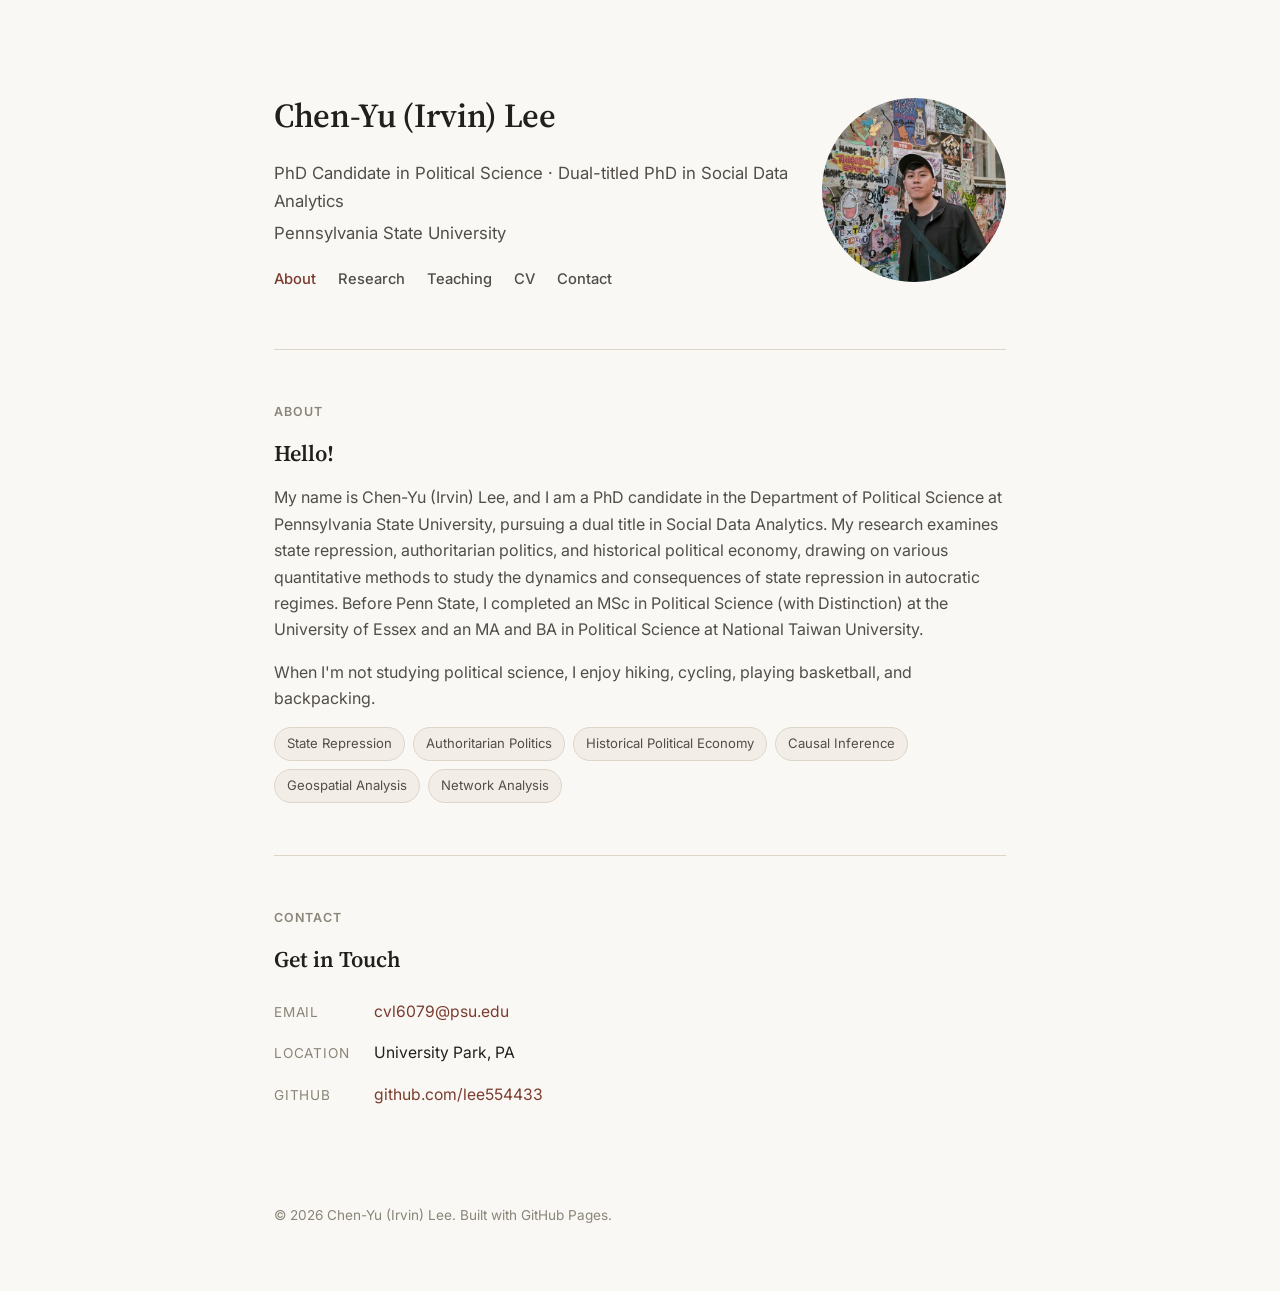
<file: index.html>
<!DOCTYPE html>
<html lang="en">
<head>
<meta charset="UTF-8">
<meta name="viewport" content="width=device-width, initial-scale=1.0">
<title>Chen-Yu (Irvin) Lee</title>
<meta name="description" content="Chen-Yu (Irvin) Lee — PhD Candidate in Political Science, Pennsylvania State University. Research on state repression, authoritarian politics, and historical political economy.">
<link rel="preconnect" href="https://fonts.googleapis.com">
<link rel="preconnect" href="https://fonts.gstatic.com" crossorigin>
<link href="https://fonts.googleapis.com/css2?family=Source+Serif+4:opsz,wght@8..60,400;8..60,500;8..60,600;8..60,700&family=Inter:wght@400;500;600&display=swap" rel="stylesheet">
<link rel="stylesheet" href="style.css?v=4">
</head>
<body>

<div class="wrap">
  <header class="hero">
    <div class="hero-main">
      <h1>Chen-Yu (Irvin) Lee</h1>
      <p class="role">PhD Candidate in Political Science &middot; Dual-titled PhD in Social Data Analytics</p>
      <p class="affil">Pennsylvania State University</p>
      <nav class="tabs">
        <a href="index.html" class="active">About</a>
        <a href="research.html">Research</a>
        <a href="teaching.html">Teaching</a>
        <a href="cv.html">CV</a>
        <a href="#contact">Contact</a>
      </nav>
    </div>
    <div class="avatar"><img src="photo.jpg" alt="Chen-Yu (Irvin) Lee"></div>
  </header>

  <main>
  <section id="about">
    <p class="eyebrow">About</p>
    <h2>Hello!</h2>
    <p>My name is Chen-Yu (Irvin) Lee, and I am a PhD candidate in the Department of Political Science at Pennsylvania State University, pursuing a dual title in Social Data Analytics. My research examines state repression, authoritarian politics, and historical political economy, drawing on various quantitative methods to study the dynamics and consequences of state repression in autocratic regimes. Before Penn State, I completed an MSc in Political Science (with Distinction) at the University of Essex and an MA and BA in Political Science at National Taiwan University.</p>
    <p>When I'm not studying political science, I enjoy hiking, cycling, playing basketball, and backpacking.</p>
    <div class="tags">
      <span class="tag">State Repression</span>
      <span class="tag">Authoritarian Politics</span>
      <span class="tag">Historical Political Economy</span>
      <span class="tag">Causal Inference</span>
      <span class="tag">Geospatial Analysis</span>
      <span class="tag">Network Analysis</span>
    </div>
  </section>

  <section id="contact">
    <p class="eyebrow">Contact</p>
    <h2>Get in Touch</h2>
    <ul class="contact-list">
      <li><span class="label">Email</span> <a href="mailto:cvl6079@psu.edu">cvl6079@psu.edu</a></li>
      <li><span class="label">Location</span> University Park, PA</li>
      <li><span class="label">GitHub</span> <a href="https://github.com/lee554433" target="_blank" rel="noopener">github.com/lee554433</a></li>
    </ul>
  </section>
  </main>

  <footer>
    &copy; 2026 Chen-Yu (Irvin) Lee. Built with GitHub Pages.
  </footer>
</div>

</body>
</html>
</file>
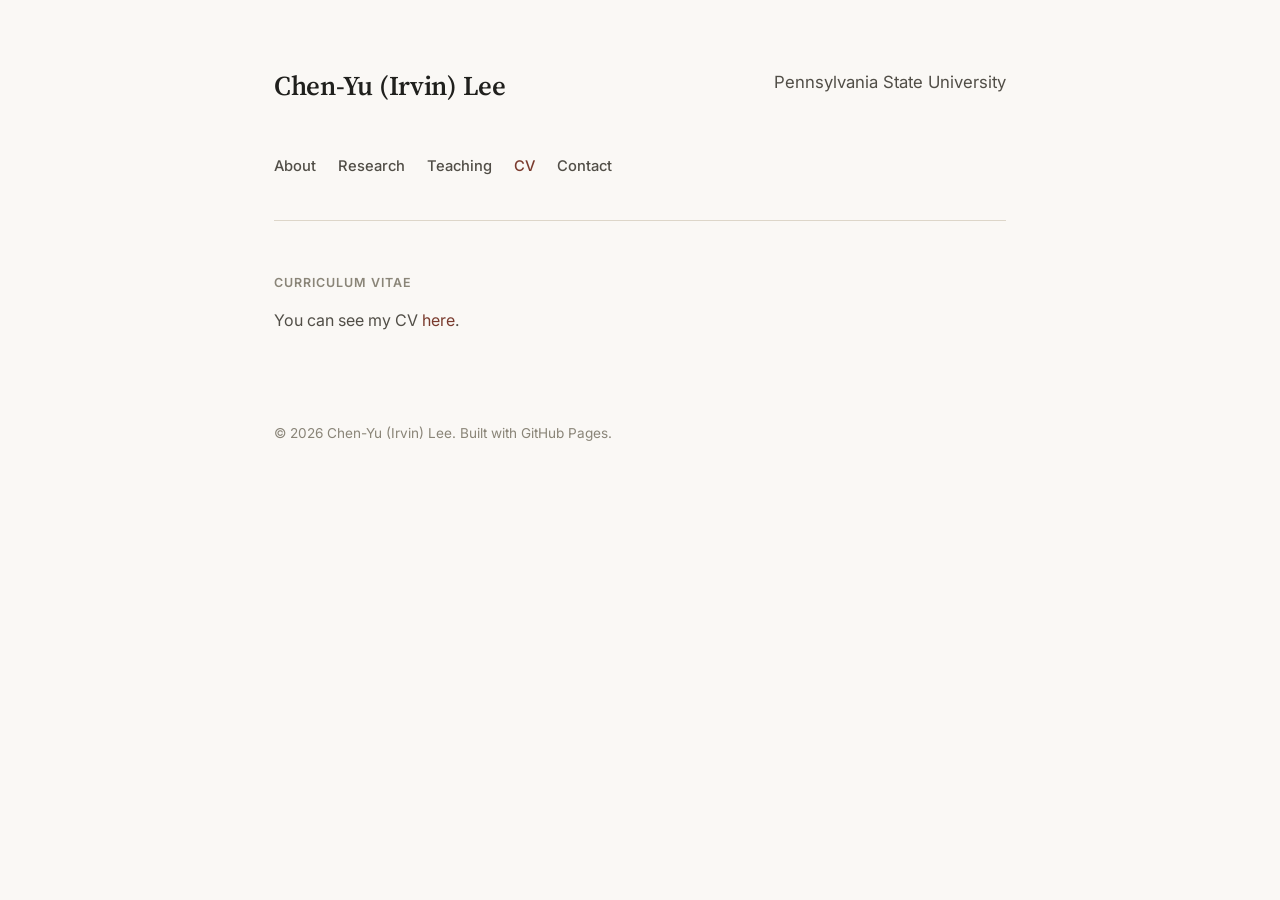
<file: cv.html>
<!DOCTYPE html>
<html lang="en">
<head>
<meta charset="UTF-8">
<meta name="viewport" content="width=device-width, initial-scale=1.0">
<title>CV — Chen-Yu (Irvin) Lee</title>
<meta name="description" content="Curriculum vitae of Chen-Yu (Irvin) Lee — PhD Candidate in Political Science, Pennsylvania State University.">
<link rel="preconnect" href="https://fonts.googleapis.com">
<link rel="preconnect" href="https://fonts.gstatic.com" crossorigin>
<link href="https://fonts.googleapis.com/css2?family=Source+Serif+4:opsz,wght@8..60,400;8..60,500;8..60,600;8..60,700&family=Inter:wght@400;500;600&display=swap" rel="stylesheet">
<link rel="stylesheet" href="style.css?v=4">
</head>
<body>

<div class="wrap">
  <header class="hero compact">
    <h1>Chen-Yu (Irvin) Lee</h1>
    <p class="affil">Pennsylvania State University</p>
    <nav class="tabs">
      <a href="index.html">About</a>
      <a href="research.html">Research</a>
      <a href="teaching.html">Teaching</a>
      <a href="cv.html" class="active">CV</a>
      <a href="index.html#contact">Contact</a>
    </nav>
  </header>

  <main>
  <section id="cv">
    <p class="eyebrow">Curriculum Vitae</p>
    <p>You can see my CV <a href="CV.pdf" target="_blank" rel="noopener">here</a>.</p>
  </section>
  </main>

  <footer>
    &copy; 2026 Chen-Yu (Irvin) Lee. Built with GitHub Pages.
  </footer>
</div>

</body>
</html>
</file>
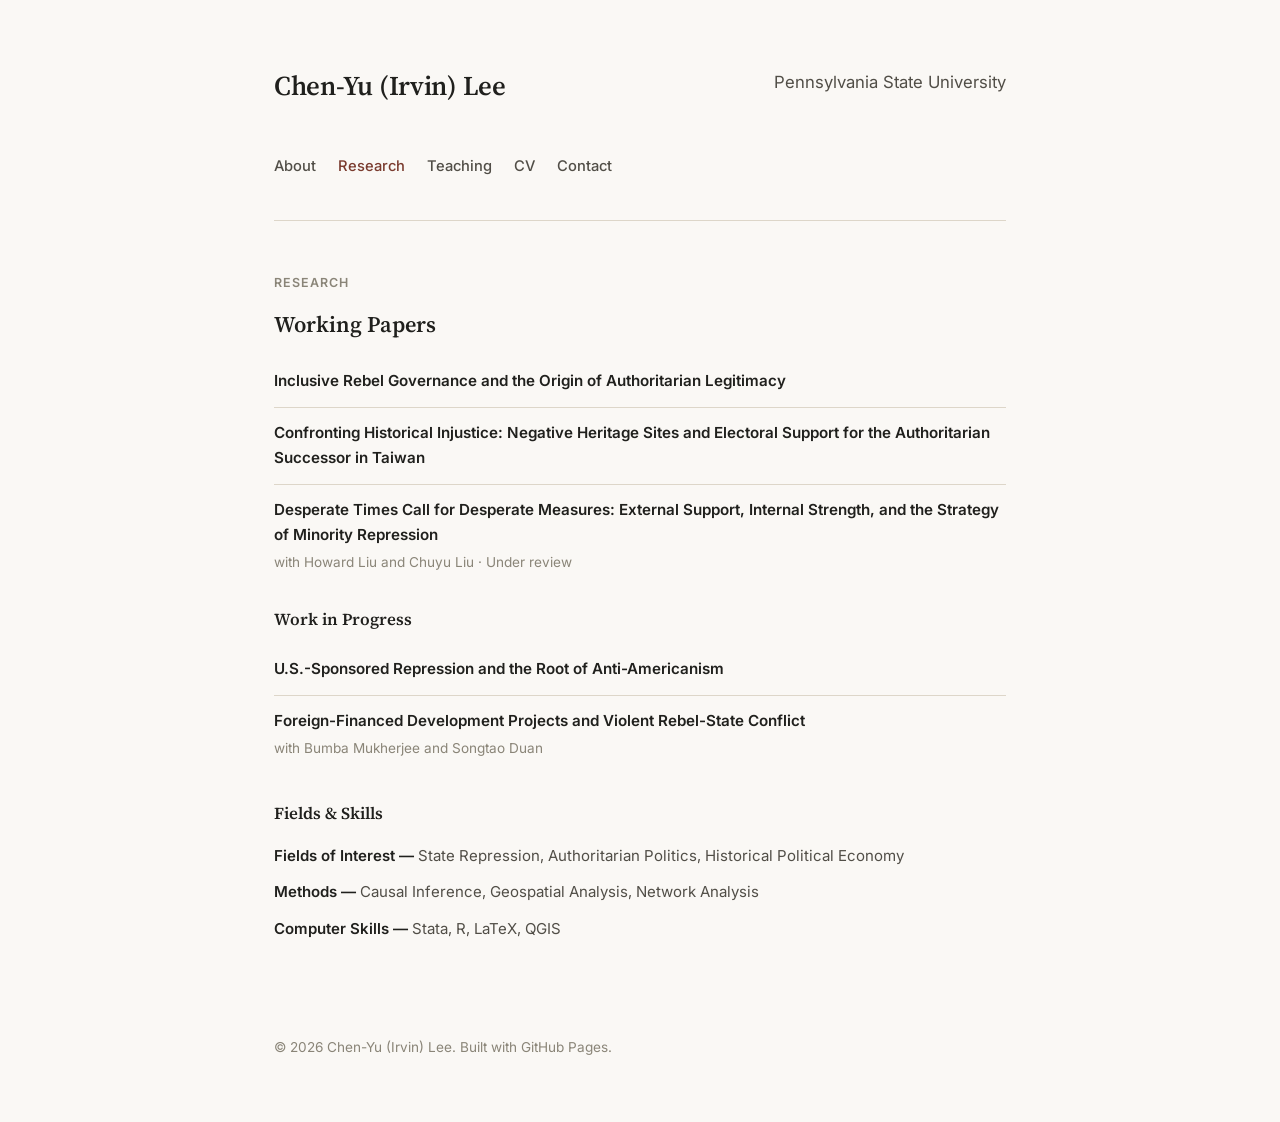
<file: research.html>
<!DOCTYPE html>
<html lang="en">
<head>
<meta charset="UTF-8">
<meta name="viewport" content="width=device-width, initial-scale=1.0">
<title>Research — Chen-Yu (Irvin) Lee</title>
<meta name="description" content="Research by Chen-Yu (Irvin) Lee on state repression, authoritarian politics, and historical political economy.">
<link rel="preconnect" href="https://fonts.googleapis.com">
<link rel="preconnect" href="https://fonts.gstatic.com" crossorigin>
<link href="https://fonts.googleapis.com/css2?family=Source+Serif+4:opsz,wght@8..60,400;8..60,500;8..60,600;8..60,700&family=Inter:wght@400;500;600&display=swap" rel="stylesheet">
<link rel="stylesheet" href="style.css?v=4">
</head>
<body>

<div class="wrap">
  <header class="hero compact">
    <h1>Chen-Yu (Irvin) Lee</h1>
    <p class="affil">Pennsylvania State University</p>
    <nav class="tabs">
      <a href="index.html">About</a>
      <a href="research.html" class="active">Research</a>
      <a href="teaching.html">Teaching</a>
      <a href="cv.html">CV</a>
      <a href="index.html#contact">Contact</a>
    </nav>
  </header>

  <main>
  <section id="research">
    <p class="eyebrow">Research</p>
    <h2>Working Papers</h2>
    <ul class="paper-list">
      <li>
        <span class="title">Inclusive Rebel Governance and the Origin of Authoritarian Legitimacy</span>
      </li>
      <li>
        <span class="title">Confronting Historical Injustice: Negative Heritage Sites and Electoral Support for the Authoritarian Successor in Taiwan</span>
      </li>
      <li>
        <span class="title">Desperate Times Call for Desperate Measures: External Support, Internal Strength, and the Strategy of Minority Repression</span>
        <span class="meta">with Howard Liu and Chuyu Liu &middot; Under review</span>
      </li>
    </ul>

    <h3>Work in Progress</h3>
    <ul class="paper-list">
      <li>
        <span class="title">U.S.-Sponsored Repression and the Root of Anti-Americanism</span>
      </li>
      <li>
        <span class="title">Foreign-Financed Development Projects and Violent Rebel-State Conflict</span>
        <span class="meta">with Bumba Mukherjee and Songtao Duan</span>
      </li>
    </ul>

    <h3>Fields &amp; Skills</h3>
    <div class="field-row"><strong>Fields of Interest —</strong> State Repression, Authoritarian Politics, Historical Political Economy</div>
    <div class="field-row"><strong>Methods —</strong> Causal Inference, Geospatial Analysis, Network Analysis</div>
    <div class="field-row"><strong>Computer Skills —</strong> Stata, R, LaTeX, QGIS</div>
  </section>
  </main>

  <footer>
    &copy; 2026 Chen-Yu (Irvin) Lee. Built with GitHub Pages.
  </footer>
</div>

</body>
</html>
</file>
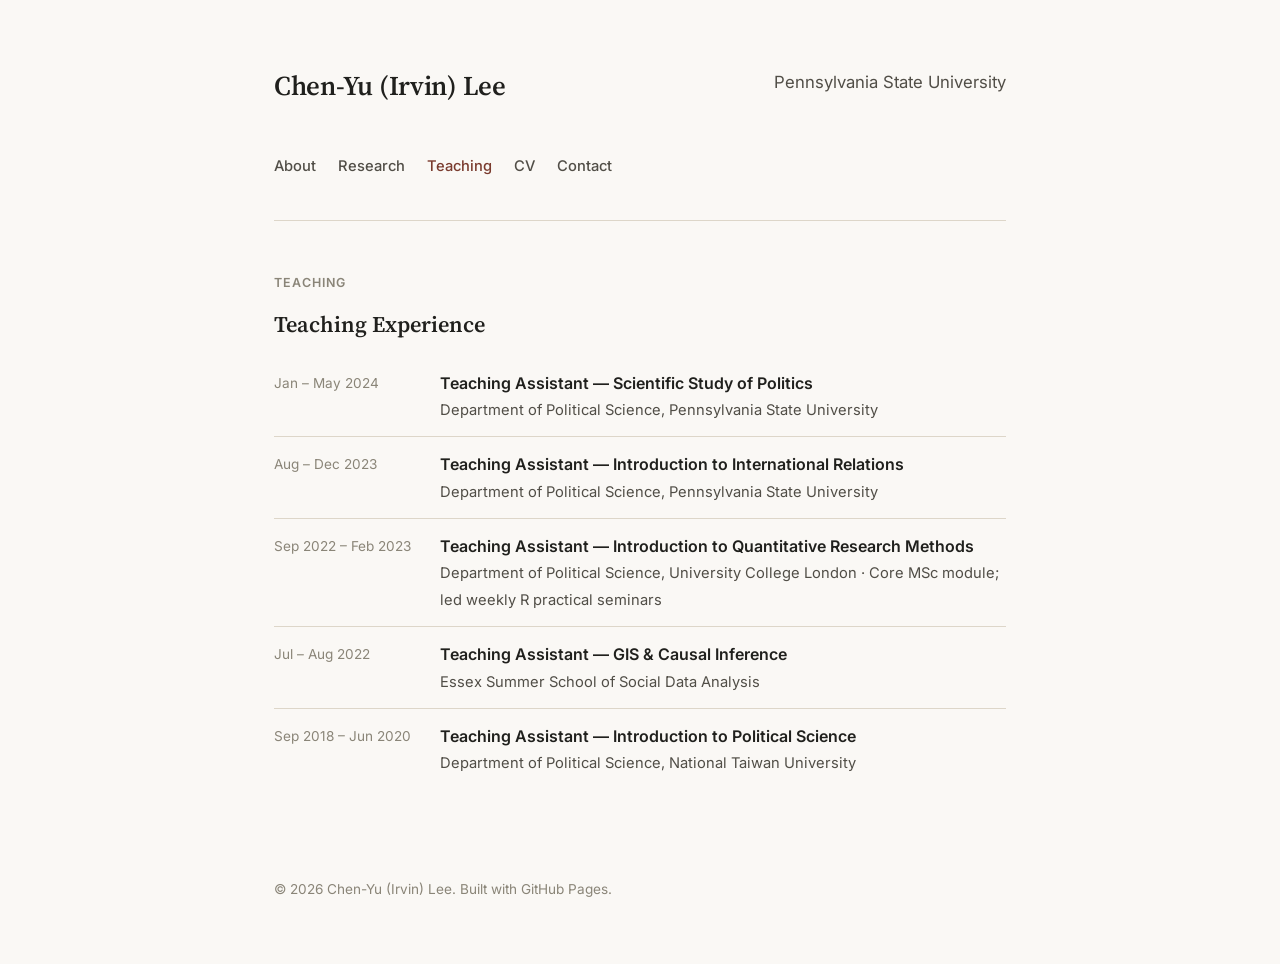
<file: teaching.html>
<!DOCTYPE html>
<html lang="en">
<head>
<meta charset="UTF-8">
<meta name="viewport" content="width=device-width, initial-scale=1.0">
<title>Teaching — Chen-Yu (Irvin) Lee</title>
<meta name="description" content="Teaching experience of Chen-Yu (Irvin) Lee — PhD Candidate in Political Science, Pennsylvania State University.">
<link rel="preconnect" href="https://fonts.googleapis.com">
<link rel="preconnect" href="https://fonts.gstatic.com" crossorigin>
<link href="https://fonts.googleapis.com/css2?family=Source+Serif+4:opsz,wght@8..60,400;8..60,500;8..60,600;8..60,700&family=Inter:wght@400;500;600&display=swap" rel="stylesheet">
<link rel="stylesheet" href="style.css?v=4">
</head>
<body>

<div class="wrap">
  <header class="hero compact">
    <h1>Chen-Yu (Irvin) Lee</h1>
    <p class="affil">Pennsylvania State University</p>
    <nav class="tabs">
      <a href="index.html">About</a>
      <a href="research.html">Research</a>
      <a href="teaching.html" class="active">Teaching</a>
      <a href="cv.html">CV</a>
      <a href="index.html#contact">Contact</a>
    </nav>
  </header>

  <main>
  <section id="teaching">
    <p class="eyebrow">Teaching</p>
    <h2>Teaching Experience</h2>
    <div class="cv-item">
      <div class="yr">Jan – May 2024</div>
      <div class="what">
        <strong>Teaching Assistant — Scientific Study of Politics</strong>
        <span>Department of Political Science, Pennsylvania State University</span>
      </div>
    </div>
    <div class="cv-item">
      <div class="yr">Aug – Dec 2023</div>
      <div class="what">
        <strong>Teaching Assistant — Introduction to International Relations</strong>
        <span>Department of Political Science, Pennsylvania State University</span>
      </div>
    </div>
    <div class="cv-item">
      <div class="yr">Sep 2022 – Feb 2023</div>
      <div class="what">
        <strong>Teaching Assistant — Introduction to Quantitative Research Methods</strong>
        <span>Department of Political Science, University College London &middot; Core MSc module; led weekly R practical seminars</span>
      </div>
    </div>
    <div class="cv-item">
      <div class="yr">Jul – Aug 2022</div>
      <div class="what">
        <strong>Teaching Assistant — GIS &amp; Causal Inference</strong>
        <span>Essex Summer School of Social Data Analysis</span>
      </div>
    </div>
    <div class="cv-item">
      <div class="yr">Sep 2018 – Jun 2020</div>
      <div class="what">
        <strong>Teaching Assistant — Introduction to Political Science</strong>
        <span>Department of Political Science, National Taiwan University</span>
      </div>
    </div>
  </section>
  </main>

  <footer>
    &copy; 2026 Chen-Yu (Irvin) Lee. Built with GitHub Pages.
  </footer>
</div>

</body>
</html>
</file>
<file: style.css>
:root{
  --bg:#faf8f5;
  --bg-alt:#f2ede6;
  --ink:#20201d;
  --ink-soft:#514e47;
  --ink-faint:#8a8578;
  --accent:#7a3b2e;
  --rule:#ddd6c9;
  --max:780px;
}
@media (prefers-color-scheme: dark){
  :root{
    --bg:#181614;
    --bg-alt:#211e1a;
    --ink:#efece5;
    --ink-soft:#c9c3b6;
    --ink-faint:#8f8a7c;
    --accent:#e0a58d;
    --rule:#39352d;
  }
}
*{box-sizing:border-box;}
html{scroll-behavior:smooth;}
body{
  margin:0;
  background:var(--bg);
  color:var(--ink);
  font-family:'Inter',-apple-system,BlinkMacSystemFont,sans-serif;
  line-height:1.65;
  -webkit-font-smoothing:antialiased;
}
h1,h2,h3{
  font-family:'Source Serif 4',Georgia,serif;
  font-weight:600;
  color:var(--ink);
  margin:0 0 .5em;
}
a{color:var(--accent);text-decoration:none;border-bottom:1px solid transparent;}
a:hover{border-bottom-color:currentColor;}
.wrap{max-width:var(--max);margin:0 auto;padding:0 24px;}

header.hero{
  padding:88px 0 56px;
  border-bottom:1px solid var(--rule);
  display:flex;
  align-items:center;
  justify-content:space-between;
  gap:32px;
  flex-wrap:wrap;
}
header.hero.compact{padding:64px 0 40px;}
.hero-main{flex:1 1 320px;min-width:0;}
.avatar{
  width:184px;height:184px;min-width:184px;min-height:184px;
  max-width:184px;max-height:184px;border-radius:50%;
  background:var(--accent);color:#faf8f5;
  display:flex;align-items:center;justify-content:center;
  font-family:'Source Serif 4',serif;font-weight:600;font-size:1.5rem;
  overflow:hidden;
  flex-shrink:0;
}
.avatar img{
  width:184px;height:184px;object-fit:cover;display:block;
}
@media (max-width:520px){
  .avatar{width:120px;height:120px;min-width:120px;min-height:120px;max-width:120px;max-height:120px;}
  .avatar img{width:120px;height:120px;}
}
header.hero h1{font-size:2.1rem;letter-spacing:-.01em;}
header.hero.compact h1{font-size:1.7rem;}
.role{font-size:1.05rem;color:var(--ink-soft);margin:0 0 4px;}
.affil{font-size:1.05rem;color:var(--ink-soft);margin:0 0 20px;}
nav.tabs{
  display:flex;gap:22px;flex-wrap:wrap;
  font-size:.92rem;font-weight:500;
}
nav.tabs a{color:var(--ink-soft);}
nav.tabs a:hover{color:var(--accent);}
nav.tabs a.active{color:var(--accent);}

section{padding:52px 0;border-bottom:1px solid var(--rule);}
section:last-of-type{border-bottom:none;}
main .wrap > section:first-of-type{padding-top:0;}
.eyebrow{
  font-size:.78rem;letter-spacing:.08em;text-transform:uppercase;
  color:var(--ink-faint);font-weight:600;margin:0 0 14px;
}
section h2{font-size:1.4rem;}
section h3{font-size:1.05rem;margin:28px 0 10px;}
section h3:first-of-type{margin-top:8px;}
p{color:var(--ink-soft);margin:0 0 16px;}
p:last-child{margin-bottom:0;}

.tags{display:flex;flex-wrap:wrap;gap:8px;margin-top:10px;}
.tag{
  font-size:.82rem;padding:5px 12px;border-radius:20px;
  background:var(--bg-alt);color:var(--ink-soft);border:1px solid var(--rule);
}
.field-row{padding:6px 0;font-size:.94rem;color:var(--ink-soft);}
.field-row strong{color:var(--ink);font-weight:600;}

.paper-list{list-style:none;padding:0;margin:0 0 20px;}
.paper-list li{padding:12px 0;border-top:1px solid var(--rule);color:var(--ink-soft);font-size:.95rem;}
.paper-list li:first-child{border-top:none;}
.paper-list .title{color:var(--ink);font-weight:600;display:block;margin-bottom:2px;}
.paper-list .meta{font-size:.85rem;color:var(--ink-faint);}

.cv-item{display:grid;grid-template-columns:150px 1fr;gap:16px;padding:14px 0;border-top:1px solid var(--rule);}
.cv-item:first-of-type{border-top:none;}
.cv-item .yr{color:var(--ink-faint);font-size:.85rem;padding-top:2px;}
.cv-item .what strong{display:block;color:var(--ink);font-weight:600;}
.cv-item .what span{color:var(--ink-soft);font-size:.92rem;}
.cv-item .what ul{margin:6px 0 0;padding-left:18px;color:var(--ink-soft);font-size:.9rem;}
.cv-item .what li{margin-bottom:3px;}

.simple-list{list-style:none;padding:0;margin:0;}
.simple-list li{
  display:flex;justify-content:space-between;gap:16px;
  padding:9px 0;border-top:1px solid var(--rule);
  font-size:.92rem;color:var(--ink-soft);
}
.simple-list li:first-child{border-top:none;}
.simple-list .yr{color:var(--ink-faint);white-space:nowrap;font-size:.85rem;}

.cv-download{
  display:inline-block;margin-top:22px;padding:9px 18px;
  border:1px solid var(--accent);border-radius:6px;
  color:var(--accent);font-size:.9rem;font-weight:500;
}
.cv-download:hover{background:var(--accent);color:var(--bg);border-bottom:1px solid var(--accent);}

.repo-list{list-style:none;padding:0;margin:18px 0 0;}
.repo-list li{padding:12px 0;border-top:1px solid var(--rule);}
.repo-list li:first-child{border-top:none;}
.repo-list a{font-weight:600;color:var(--ink);}
.repo-list a:hover{color:var(--accent);}
.repo-list .desc{display:block;color:var(--ink-soft);font-size:.9rem;margin-top:2px;}

.contact-list{list-style:none;padding:0;margin:0;}
.contact-list li{padding:8px 0;font-size:.98rem;}
.contact-list .label{display:inline-block;width:96px;color:var(--ink-faint);font-size:.85rem;text-transform:uppercase;letter-spacing:.06em;}

footer{padding:36px 0 64px;color:var(--ink-faint);font-size:.85rem;}
</file>
